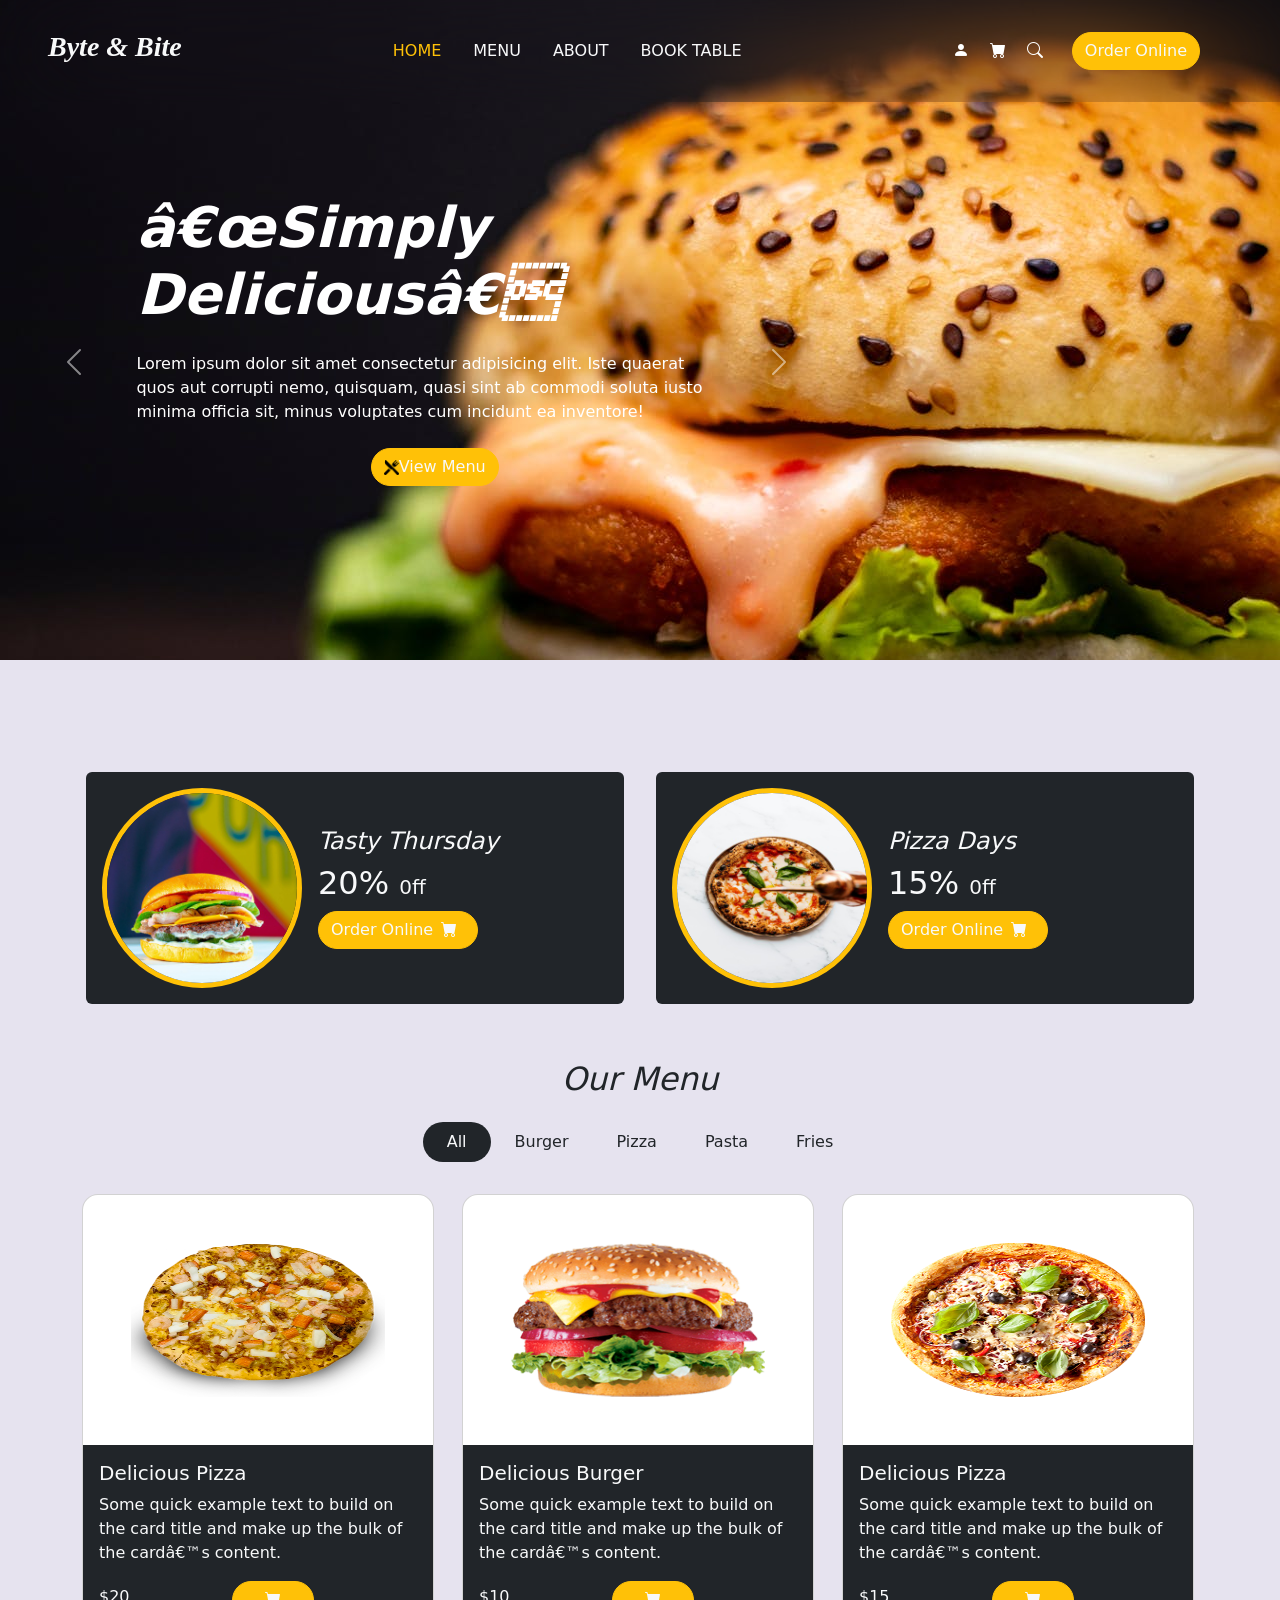
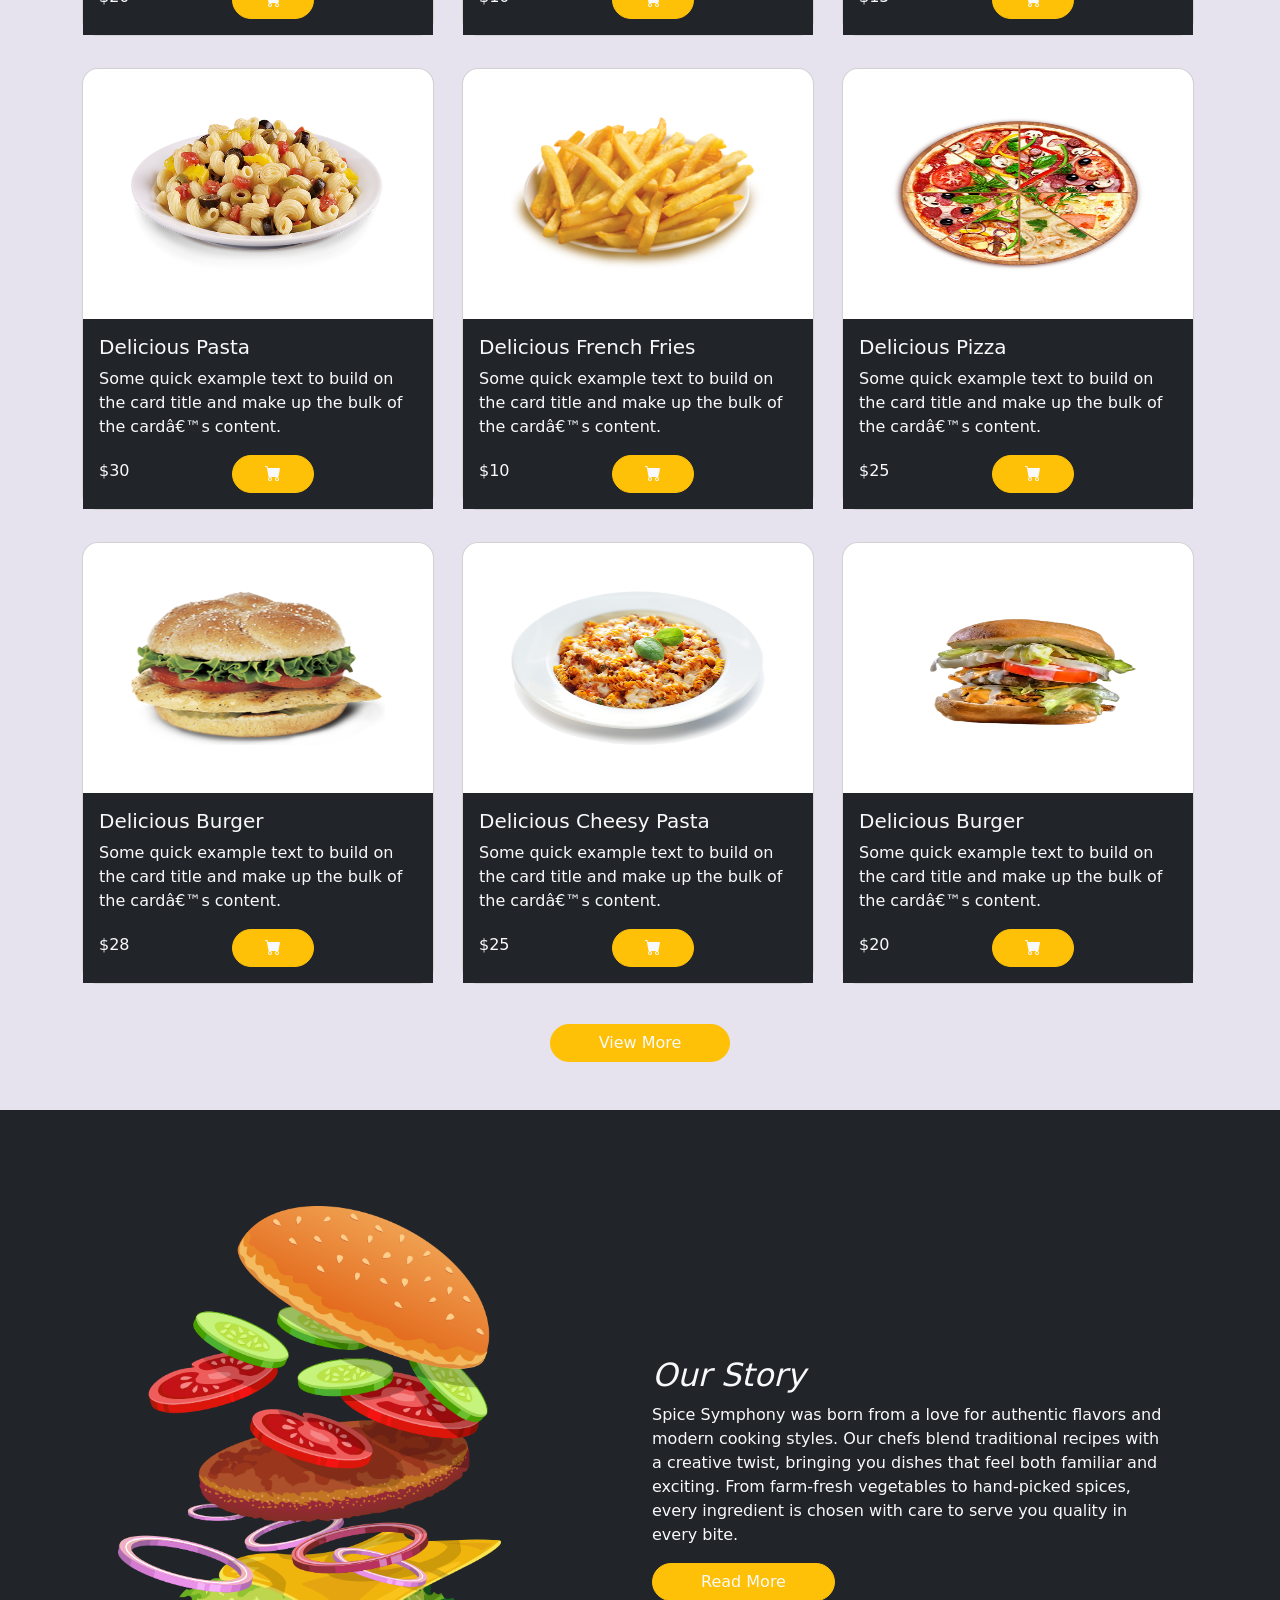
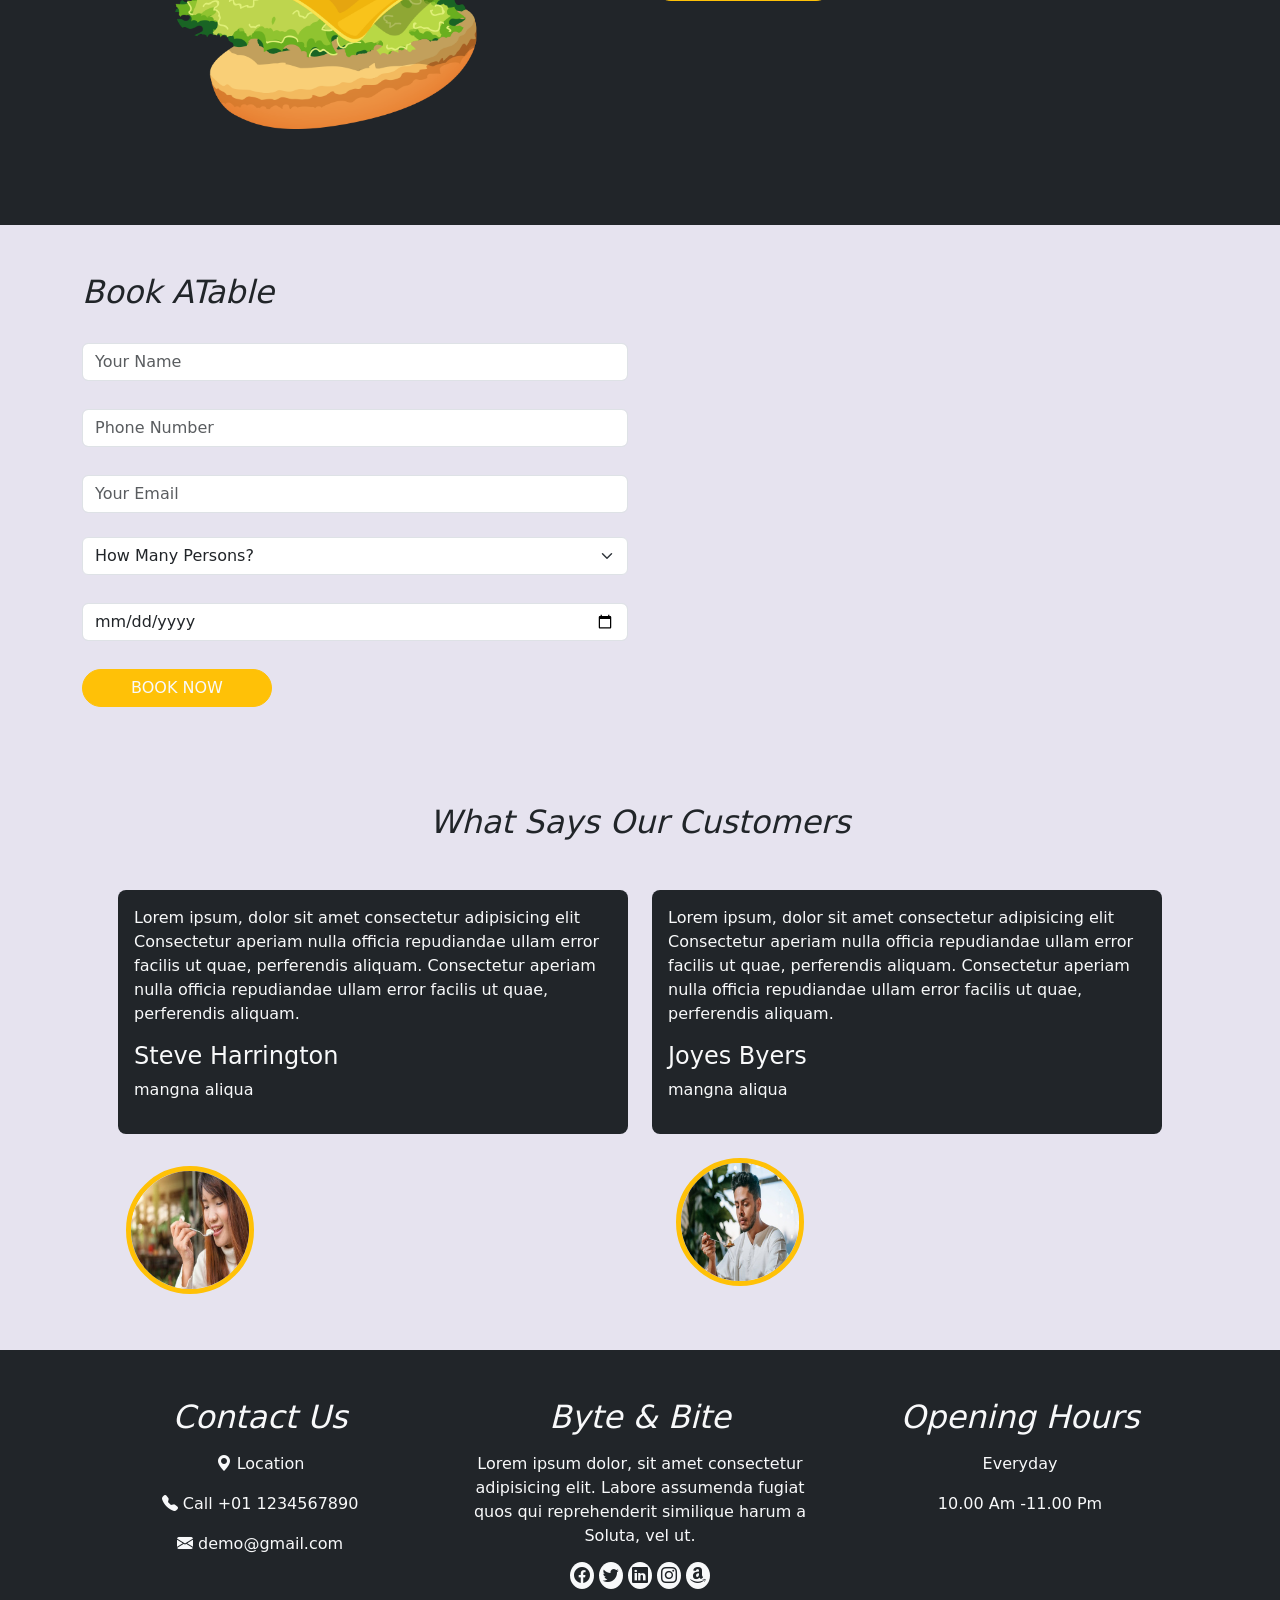
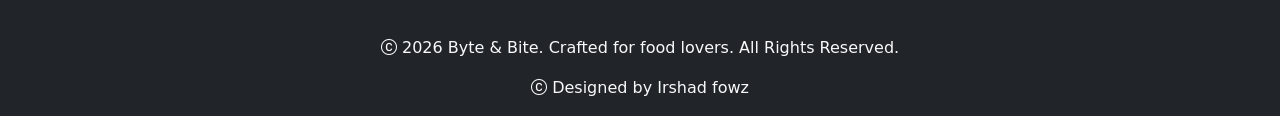
<file: index.html>
<!DOCTYPE html>
<html>
<head>
    <title>Byte & Bite</title>
    <meta name='viewport' content='width=device-width, initial-scale=1'>
    <link rel="stylesheet" href="style.css">
    <link rel="stylesheet" href="https://cdn.jsdelivr.net/npm/bootstrap-icons@1.13.1/font/bootstrap-icons.min.css">
    <link href="https://cdn.jsdelivr.net/npm/bootstrap@5.3.8/dist/css/bootstrap.min.css" rel="stylesheet" integrity="sha384-sRIl4kxILFvY47J16cr9ZwB07vP4J8+LH7qKQnuqkuIAvNWLzeN8tE5YBujZqJLB" crossorigin="anonymous">
    <link rel="icon" href="img/favicon.png">
</head>
<body style="background-color: rgb(230, 227, 239);">
                                <!-- first -->

<!-- Navbar     -->
    <div id="back" class="container-fulid">
     <nav id="na" class="navbar navbar-expand-lg text-center p-4 navbar-dark">
    <a class="navbar-brand text-light ms-4" href="#"><h3><i id="nme">Byte & Bite</i></h3></a>
    <button class=" navbar-toggler" type="button" data-bs-toggle="collapse" data-bs-target="#navbarSupportedContent" aria-controls="navbarSupportedContent" aria-expanded="false" aria-label="Toggle navigation">
      <span class="navbar-toggler-icon"></span>
    </button>
    <div class="collapse navbar-collapse justify-content-end" id="navbarSupportedContent">
      <ul class="navbar-nav mx-auto">
        <li class="nav-item">
          <a class="nav-link active px-3 text-warning" aria-current="page" href="index.html">HOME</a>
        </li>
        <li class="nav-item">
          <a class="nav-link text-light px-3 link-warning" href="pages/menu.html">MENU</a>
        </li>
        <li class="nav-item">
          <a class="nav-link text-light px-3 link-warning" href="pages/about.html">ABOUT</a>
        </li>
        <li class="nav-item">
          <a class="nav-link text-light px-3 link-warning" href="pages/book table.html">BOOK TABLE</a>
        </li>
    </ul>
    <div class="me-5 p-2">
       <i id="icn" class="px-2 bi bi-person-fill"></i> <i id="icn" class="px-2 bi bi-cart-fill"></i> <i id="icn" class="px-2 bi bi-search"></i>
   <button class="btn btn-warning rounded-pill  text-light ms-3"><a class="text-decoration-none text-light" href="pages/login.html">Order Online</a></button>
    </div>
  </div>
</nav>
<!--1st Carousel -->
 <div class="container-fluid">
    <div class="row">
        <div class="col-sm-12 col-md-8 col-lg-8">
            <div id="carouselExampleAutoplaying" class="carousel slide" data-bs-ride="carousel">
            <div class="carousel-inner">
              <div class="carousel-item active">
                <img style="height:520px;">
                 <div class="carousel-caption top-0  mt-4 d-block d-lg-inline-block d-md-inline-block d-sm-inline-block">
                  <h2 class="text-start display-4 fw-bolder mt-5"><i>“Simply Delicious”</i></h2>
                  <p class="text-start mt-4">Lorem ipsum dolor sit amet consectetur adipisicing elit. Iste quaerat quos aut corrupti nemo, quisquam,
                 quasi sint ab commodi soluta iusto minima officia sit, minus voluptates cum incidunt ea inventore!</p>
                  <button class="btn btn-warning rounded-pill mt-2 text-light ms-3"><img src="img/favicon.png" width="15px"><a class="text-decoration-none text-light" href="pages/menu.html">View Menu</a></button>
                </div>
              </div>
              
              <div class="carousel-item">
                <img style="height: 520px;">
                 <div class="carousel-caption top-0  mt-4 d-block d-lg-inline-block d-md-inline-block d-sm-inline-block">
                  <h2 class="text-start display-4 fw-bolder mt-5"><i>“Fresh & Flavorful”</i></h2>
                  <p class="text-start mt-4">Lorem ipsum dolor sit amet consectetur adipisicing elit. Iste quaerat quos aut corrupti nemo, quisquam,
                 quasi sint ab commodi soluta iusto minima officia sit, minus voluptates cum incidunt ea inventore!</p>
                  <button class="btn btn-warning rounded-pill mt-2 text-light ms-3"><img src="img/favicon.png" width="15px"><a class="text-decoration-none text-light" href="pages/menu.html">View Menu</a></button>
                </div>
              </div>

              <div class="carousel-item">
                <img style="height: 520px;">
                 <div class="carousel-caption top-0  mt-4 d-block d-lg-inline-block d-md-inline-block d-sm-inline-block">
                  <h2 class="text-start display-4 fw-bolder mt-5"><i>“Made with Love”</i></h2>
                  <p class="text-start mt-4">Lorem ipsum dolor sit amet consectetur adipisicing elit. Iste quaerat quos aut corrupti nemo, quisquam,
                 quasi sint ab commodi soluta iusto minima officia sit, minus voluptates cum incidunt ea inventore!</p>
                  <button class="btn btn-warning rounded-pill mt-2 text-light ms-3"><img src="img/favicon.png" width="15px"><a class="text-decoration-none text-light" href="pages/menu.html">View Menu</a></button>
                </div>
              </div>
            </div>

            <button class="carousel-control-prev" type="button" data-bs-target="#carouselExampleAutoplaying" data-bs-slide="prev">
              <span class="carousel-control-prev-icon" aria-hidden="true"></span>
              <span class="visually-hidden">Previous</span>
            </button>
            <button class="carousel-control-next" type="button" data-bs-target="#carouselExampleAutoplaying" data-bs-slide="next">
              <span class="carousel-control-next-icon" aria-hidden="true"></span>
              <span class="visually-hidden">Next</span>
            </button>
          </div>
        </div>
    </div>
 </div>
</div> <br> <br>

    <!-- Two div -->
    <div class="container-fluid">
        <div class="container mt-5 mb-3">
            <div class="row">
                <div id="showp" class="col-sm-12 col-md-12 col-lg-6 p-3">
                    <div class="container text-light rounded-2 d-flex bg-dark align-items-center p-3"> 
                        <div id="padd"><img id="showppp" class="rounded-circle  border border-5 border-warning" style="width: 200px;" src="img/off1.jpg"></div>
                       <div class="ms-3">
                          <h4><i>Tasty Thursday</i></h4>
                        <h2>20% <small class="fs-5">0ff</small></h2>
                        <button class="btn btn-warning rounded-pill text-light">Order Online<i id="icn" class="px-2 bi bi-cart-fill"></i></button>
                      </div>
                    </div>
                </div>
                <div id="showp"  class="col-sm-12 col-md-12 col-lg-6 p-3">
                    <div class="container text-light rounded-2 d-flex bg-dark align-items-center p-3">
                        <div id="padd"><img id="showppp" class="rounded-circle border border-5 border-warning"  style="width: 200px;" src="img/off2.jpg"></div>
                        <div class="ms-3">
                          <h4><i>Pizza Days</i></h4>
                        <h2>15% <small class="fs-5">0ff</small></h2>
                        <button class="btn btn-warning rounded-pill text-light">Order Online<i id="icn" class="px-2 bi bi-cart-fill"></i></button></div>
                    </div>
                </div>
            </div>
        </div>
<br> 
    <!-- Menu -->
     <div class="container">
      <h2 class="text-center"><i>Our Menu</i></h2>
      <ul class="nav justify-content-center mt-4 mb-3">
  <li class="nav-item">
    <a class="nav-link active bg-dark rounded-pill px-4 link-light " aria-current="page" href="#">All</a>
  </li>
  <li class="nav-item">
    <a id="colr" class="nav-link link-light px-4 text-dark" href="#">Burger</a>
  </li>
  <li class="nav-item">
    <a id="colr" class="nav-link link-light px-4 text-dark" href="#">Pizza</a>
  </li>
  <li class="nav-item">
    <a id="colr" class="nav-link link-light px-4 text-dark" href="#">Pasta</a>
  </li>
  <li class="nav-item">
    <a id="colr" class="nav-link link-light px-4 text-dark" href="#">Fries</a>
  </li>
</ul>
    </div>
  <div class="container">
    <div class="row">
<!-- row1 -->
      <div class="col-sm-12 col-md-6 col-lg-4 my-3">
      <div class="card rounded-4" style="width:22rem; border-bottom-left-radius: 50px;">
         <div id="pad"> <img id="food" src="img/f1.png" class="p-5 card-img-top" alt="..."></div>
        <div class="card-body bg-dark text-light">
        <h5 class="card-title">Delicious Pizza</h5>
        <p class="card-text">Some quick example text to build on the card title and make up the bulk of the card’s content.</p>
          <div class="d-flex align-items-center">
            <div>
              <h6>$20</h6>
            </div>
            <div class="mx-auto">
              <button class="px-4 btn btn-warning rounded-5 text-light"><i id="icn" class="px-2 bi bi-cart-fill"></i></button>
            </div> </div>
        </div>
        </div>
        </div>

        
        <div class="col-sm-12 col-md-6 col-lg-4 my-3">
      <div class="card rounded-4" style="width:22rem; border-bottom-left-radius: 50px;">
        <div id="pad"> <img id="food" src="img/f2.png" class="p-5 card-img-top" alt="..."></div>
        <div class="card-body bg-dark text-light">
        <h5 class="card-title">Delicious Burger</h5>
        <p class="card-text">Some quick example text to build on the card title and make up the bulk of the card’s content.</p>
          <div class="d-flex align-items-center">
            <div>
              <h6>$10</h6>
            </div>
            <div class="mx-auto">
              <button class="px-4 btn btn-warning rounded-5 text-light"><i id="icn" class="px-2 bi bi-cart-fill"></i></button>
            </div> </div>
        </div>
        </div>
        </div>

        <div class="col-sm-12 col-md-6 col-lg-4 my-3 ">
      <div class="card rounded-4" style="width:22rem; border-bottom-left-radius: 50px;">
         <div id="pad"> <img id="food" src="img/f3.png" class="p-5 card-img-top" alt="..."></div>
        <div class="card-body bg-dark text-light">
        <h5 class="card-title">Delicious Pizza</h5>
        <p class="card-text">Some quick example text to build on the card title and make up the bulk of the card’s content.</p>
          <div class="d-flex align-items-center">
            <div>
              <h6>$15</h6>
            </div>
            <div class="mx-auto">
              <button class="px-4 btn btn-warning rounded-5 text-light"><i id="icn" class="px-2 bi bi-cart-fill"></i></button>
            </div> </div>
        </div>
        </div>
        </div>
    </div>

    <div class="row">
<!-- row2 -->
      <div class="col-sm-12 col-md-6 col-lg-4 my-3 ">
      <div class="card rounded-4" style="width:22rem; border-bottom-left-radius: 50px;">
        <div id="pad"> <img id="food" src="img/f4.png" class="p-5 card-img-top" alt="..."></div>
        <div class="card-body bg-dark text-light">
        <h5 class="card-title">Delicious Pasta</h5>
        <p class="card-text">Some quick example text to build on the card title and make up the bulk of the card’s content.</p>
          <div id="pad" class="d-flex align-items-center">
            <div>
              <h6>$30</h6>
            </div>
            <div class="mx-auto">
              <button class="px-4 btn btn-warning rounded-5 text-light"><i id="icn" class="px-2 bi bi-cart-fill"></i></button>
            </div> </div>
        </div>
        </div>
        </div>

        <div class="col-sm-12 col-md-6 col-lg-4 my-3 ">
      <div class="card rounded-4" style="width:22rem; border-bottom-left-radius: 50px;">
         <div id="pad"> <img id="food" src="img/f5.png" class="p-5 card-img-top" alt="..."></div>
        <div class="card-body bg-dark text-light">
        <h5 class="card-title">Delicious French Fries</h5>
        <p class="card-text">Some quick example text to build on the card title and make up the bulk of the card’s content.</p>
          <div class="d-flex align-items-center">
            <div>
              <h6>$10</h6>
            </div>
            <div class="mx-auto">
              <button class="px-4 btn btn-warning rounded-5 text-light"><i id="icn" class="px-2 bi bi-cart-fill"></i></button>
            </div> </div>
        </div>
        </div>
        </div>

        <div class="col-sm-12 col-md-6 col-lg-4 my-3 ">
      <div class="card rounded-4" style="width:22rem; border-bottom-left-radius: 50px;">
         <div id="pad"> <img id="food" src="img/f6.png" class="p-5 card-img-top" alt="..."></div>
        <div class="card-body bg-dark text-light">
        <h5 class="card-title">Delicious Pizza</h5>
        <p class="card-text">Some quick example text to build on the card title and make up the bulk of the card’s content.</p>
          <div class="d-flex align-items-center">
            <div>
              <h6>$25</h6>
            </div>
            <div class="mx-auto">
              <button class="px-4 btn btn-warning rounded-5 text-light"><i id="icn" class="px-2 bi bi-cart-fill"></i></button>
            </div> </div>
        </div>
        </div>
        </div>
    </div>   
    
    <div class="row">
<!-- row3 -->
      <div class="col-sm-12 col-md-6 col-lg-4 my-3 ">
      <div  class="card rounded-4" style="width:22rem; border-bottom-left-radius: 50px;">
         <div id="pad"> <img id="food" src="img/f8.png" class="p-5 card-img-top" alt="..."></div>
        <div class="card-body bg-dark text-light">
        <h5 class="card-title">Delicious Burger</h5>
        <p class="card-text">Some quick example text to build on the card title and make up the bulk of the card’s content.</p>
          <div class="d-flex align-items-center">
            <div>
              <h6>$28</h6>
            </div>
            <div class="mx-auto">
              <button class="px-4 btn btn-warning rounded-5 text-light"><i id="icn" class="px-2 bi bi-cart-fill"></i></button>
            </div> </div>
        </div>
        </div>
        </div>


      <div class="col-sm-12 col-md-6 col-lg-4 my-3 ">
      <div class="card rounded-4" style="width:22rem;  border-bottom-left-radius: 50px;">
         <div id="pad"> <img id="food" src="img/f9.png" class="p-5 card-img-top" alt="..."></div>
        <div class="card-body bg-dark text-light">
        <h5 class="card-title">Delicious Cheesy Pasta</h5>
        <p class="card-text">Some quick example text to build on the card title and make up the bulk of the card’s content.</p>
          <div class="d-flex align-items-center">
            <div>
              <h6>$25</h6>
            </div>
            <div class="mx-auto">
              <button class="px-4 btn btn-warning rounded-5 text-light"><i id="icn" class="px-2 bi bi-cart-fill"></i></button>
            </div> </div>
        </div>
        </div>
        </div>

      <div class="col-sm-12 col-md-6 col-lg-4 my-3">
      <div class="card rounded-4" style="width:22rem; border-bottom-left-radius: 50px;">
       <div id="pad"> <img id="food" src="img/f.png" class="p-5 card-img-top" alt="..."></div>
        <div class="card-body bg-dark text-light">
        <h5 class="card-title">Delicious Burger</h5>
        <p class="card-text">Some quick example text to build on the card title and make up the bulk of the card’s content.</p>
          <div class="d-flex align-items-center">
            <div>
              <h6>$20</h6>
            </div>
            <div class="mx-auto">
              <button class="px-4 btn btn-warning rounded-5 text-light"><i id="icn" class="px-2 bi bi-cart-fill"></i></button>
            </div> </div>
        </div>
        </div>
        </div>
  </div>
  </div>
      <div class="d-flex justify-content-center mt-4">
        <button class="btn btn-warning rounded-pill text-light px-5"><a class="text-decoration-none text-light" href="pages/menu.html">View More</a></button></div>
      </div>
</div>


<!-- About -->
 <div class="container-fluid bg-dark mt-5 mb-5 p-5">
    <div class="container p-5">
      <div class="row">
        <div class="col-sm-12 col-md-6 col-lg-6">
          <img class="w-75" src="img/about-img.png" alt="">
        </div>
        <div class="col-sm-12 col-md-6 col-lg-6 text-light">
          <div style="margin-top: 150px;">
            <h2 ><i>Our Story</i></h2>
            <p>Spice Symphony was born from a love for authentic flavors and modern cooking styles. Our chefs blend traditional recipes with a creative twist, bringing you dishes that feel both familiar and exciting. From farm-fresh vegetables to hand-picked spices, every ingredient is chosen with care to serve you quality in every bite.</p>
            <button class="px-5 btn btn-warning rounded-5 text-light"><a class="text-decoration-none text-light" href="pages/about.html">Read More</a></button>
          </div>
        </div>
      </div>
    </div>
 </div>


<!-- Map -->
 <div class="container-fluid">
<div class="container mt-5 mb-5">
  <h2><i>Book ATable</i></h2>
  <div class="row">
    <div class="col-sm-12 col-md-6 col-lg-6">
      <form>
  <div class="mb-1">
    <label for="exampleInputEmail1" class="form-label"></label>
    <input type="text" placeholder="Your Name" class="form-control" id="exampleInputEmail1" aria-describedby="emailHelp">
    <div id="emailHelp" class="form-text"></div>
  </div>
  <div class="mb-1">
    <label for="exampleInputPassword1" class="form-label"></label>
    <input type="tel" placeholder="Phone Number" class="form-control" id="exampleInputPassword1">
  </div>
  <div class="mb-1">
    <label for="exampleInputEmail2" class="form-label"></label>
    <input type="email" placeholder="Your Email" class="form-control" id="exampleInputEmail2" aria-describedby="emailHelp">
    <div id="emailHelp" class="form-text"></div>
  </div>
  <div class="mb-1 mt-4">
    <select class="form-select" required>
      <option value="">How Many Persons?</option>
        <option>2</option>
        <option>3</option>
        <option>4</option>
    </select>
  </div>
  <div class="mb-1">
    <label for="exampleInputEmail3" class="form-label"></label>
    <input type="date" placeholder="" class="form-control" id="exampleInputEmail3" aria-describedby="emailHelp">
    <div id="emailHelp" class="form-text"></div>
  </div>
  <button class="mt-4 px-5 btn btn-warning rounded-5 text-light">BOOK NOW</button>
</form>
    </div>

    <div class="col-sm-12 col-md-6 col-lg-6 mt-4">
      <iframe class="rounded-3"src="https://www.google.com/maps/embed?pb=ac3wQBRWLTEr2qZw6" frameborder="0" width="390" height="305" allowfullscreen="" loading="lazy"></iframe>
    </div>
  </div>
</div>
</div>


<!--2nd carousel -->
  <div class="container-fluid">
    <div class="container p-5">
      <h2 class="text-center mb-5"><i>What Says Our Customers</i></h2>
      <div class="row">
        <div class="col-12">
           <div id="#carouselExampleRide" class="carousel slide" data-bs-ride="carousel">
  <div class="carousel-inner">
    <div class="carousel-item active">
      <div class="row">
        <div class="col-sm-12 col-md-6 col-lg-6">
          <div class="container bg-dark text-light p-3 rounded-3">
            <p>Lorem ipsum, dolor sit amet consectetur adipisicing elit
             Consectetur aperiam nulla officia repudiandae ullam error facilis ut quae, perferendis aliquam.
              Consectetur aperiam nulla officia repudiandae ullam error facilis ut quae, perferendis aliquam.</p>
             <h4>Steve Harrington</h4>
             <p>mangna aliqua</p>
          </div>
            <div class="mt-4"><img  class="rounded-circle  border border-5 border-warning w-25 ms-2 my-2" src="img/client4.jpg" alt=""></div>
        </div>
        <div class="col-sm-12 col-md-6 col-lg-6">
          <div class="container bg-dark text-light p-3 rounded-3">
            <p>Lorem ipsum, dolor sit amet consectetur adipisicing elit
             Consectetur aperiam nulla officia repudiandae ullam error facilis ut quae, perferendis aliquam.
              Consectetur aperiam nulla officia repudiandae ullam error facilis ut quae, perferendis aliquam.</p>
             <h4>Joyes Byers</h4>
             <p>mangna aliqua</p>
          </div>
             <div class="mt-4"><img  class="rounded-circle  border border-5 border-warning w-25 ms-4" src="img/client3.jpg" alt=""></div>
        </div>
      </div>
    </div>

    <div class="carousel-item">
     <div class="row">
        <div class="col-sm-12 col-md-6 col-lg-6">
          <div class="container bg-dark text-light p-3 rounded-3">
            <p>Lorem ipsum, dolor sit amet consectetur adipisicing elit
             Consectetur aperiam nulla officia repudiandae ullam error facilis ut quae, perferendis aliquam.
              Consectetur aperiam nulla officia repudiandae ullam error facilis ut quae, perferendis aliquam.</p>
             <h4>Mike Wheeler</h4>
             <p>mangna aliqua</p>
          </div>
            <div class="mt-4"><img  class="rounded-circle  border border-5 border-warning w-25 ms-2 my-2" src="img/client2.jpg" alt=""></div>
        </div>
        <div class="col-sm-12 col-md-6 col-lg-6col-6">
          <div class="container bg-dark text-light p-3 rounded-3">
            <p>Lorem ipsum, dolor sit amet consectetur adipisicing elit
             Consectetur aperiam nulla officia repudiandae ullam error facilis ut quae, perferendis aliquam.
              Consectetur aperiam nulla officia repudiandae ullam error facilis ut quae, perferendis aliquam.</p>
             <h4>Max Mayfield</h4>
             <p>mangna aliqua</p>
          </div>
             <div class="mt-4"><img  class="rounded-circle  border border-5 border-warning w-25 ms-4" src="img/client1.jpg" alt=""></div>
        </div>
      </div>
    </div>
  
  </div>
  <button class="carousel-control-prev" type="button" data-bs-target="#carouselExampleRide" data-bs-slide="prev">
    <span class="carousel-control-prev" aria-hidden="true"></span>
    <span class="visually-hidden">Previous</span>
  </button>
  <button class="carousel-control-next" type="button" data-bs-target="##carouselExampleRide" data-bs-slide="next">
    <span class="carousel-control-next" aria-hidden="true"></span>
    <span class="visually-hidden">Next</span>
  </button>
</div>
        </div>
      </div>
    </div>
  </div>


<!-- footer -->
 <footer class="container-fluid bg-dark text-light text-center">
  <div class="container">
    <div class="row">
        <div class="col-sm-12 col-md-4 col-lg-4 mt-5">
          <h2 class="mb-3"><i>Contact Us</i></h2>
          <p><i class="bi bi-geo-alt-fill"></i> Location</p>
          <p><i class="bi bi-telephone-fill"></i> Call +01 1234567890</p>
          <p><i class="bi bi-envelope-fill"></i> demo@gmail.com</p>
        </div>
        <div class="col-sm-12 col-md-4 col-lg-4 mt-5">
          <h2 class="mb-3"><i>Byte & Bite</i></h2>
          <p>Lorem ipsum dolor, sit amet consectetur adipisicing elit.
           Labore assumenda fugiat quos qui reprehenderit similique harum a Soluta, vel ut.</p>
           <span><i class="p-1 bi bi-facebook bg-light rounded-circle text-dark"></i> <i class="p-1 bi bi-twitter bg-light rounded-circle text-dark"></i> <i class="p-1 bi bi-linkedin bg-light rounded-circle text-dark"></i>
                  <i class="p-1 bi bi-instagram bg-light rounded-circle text-dark"></i> <i class="p-1 bi bi-amazon bg-light rounded-circle text-dark"></i></span>
        </div>
        <div class="col-sm-12 col-md-4 col-lg-4 mt-5">
          <h2 class="mb-3"><i>Opening Hours</i></h2>
          <p>Everyday</p>
          <p>10.00 Am -11.00 Pm</p>
        </div>
    </div>
    <div class="row mt-5">
      <div class="col-12">
        <p><i class="bi bi-c-circle"></i> 2026 Byte & Bite. Crafted for food lovers. All Rights Reserved.</p>
        <p><i class="bi bi-c-circle"></i> Designed by Irshad fowz</p>
      </div>
    </div>
  </div>
 </footer>

    <script src="https://cdn.jsdelivr.net/npm/bootstrap@5.3.8/dist/js/bootstrap.bundle.min.js" integrity="sha384-FKyoEForCGlyvwx9Hj09JcYn3nv7wiPVlz7YYwJrWVcXK/BmnVDxM+D2scQbITxI" crossorigin="anonymous"></script>
</body>
</html>
</file>
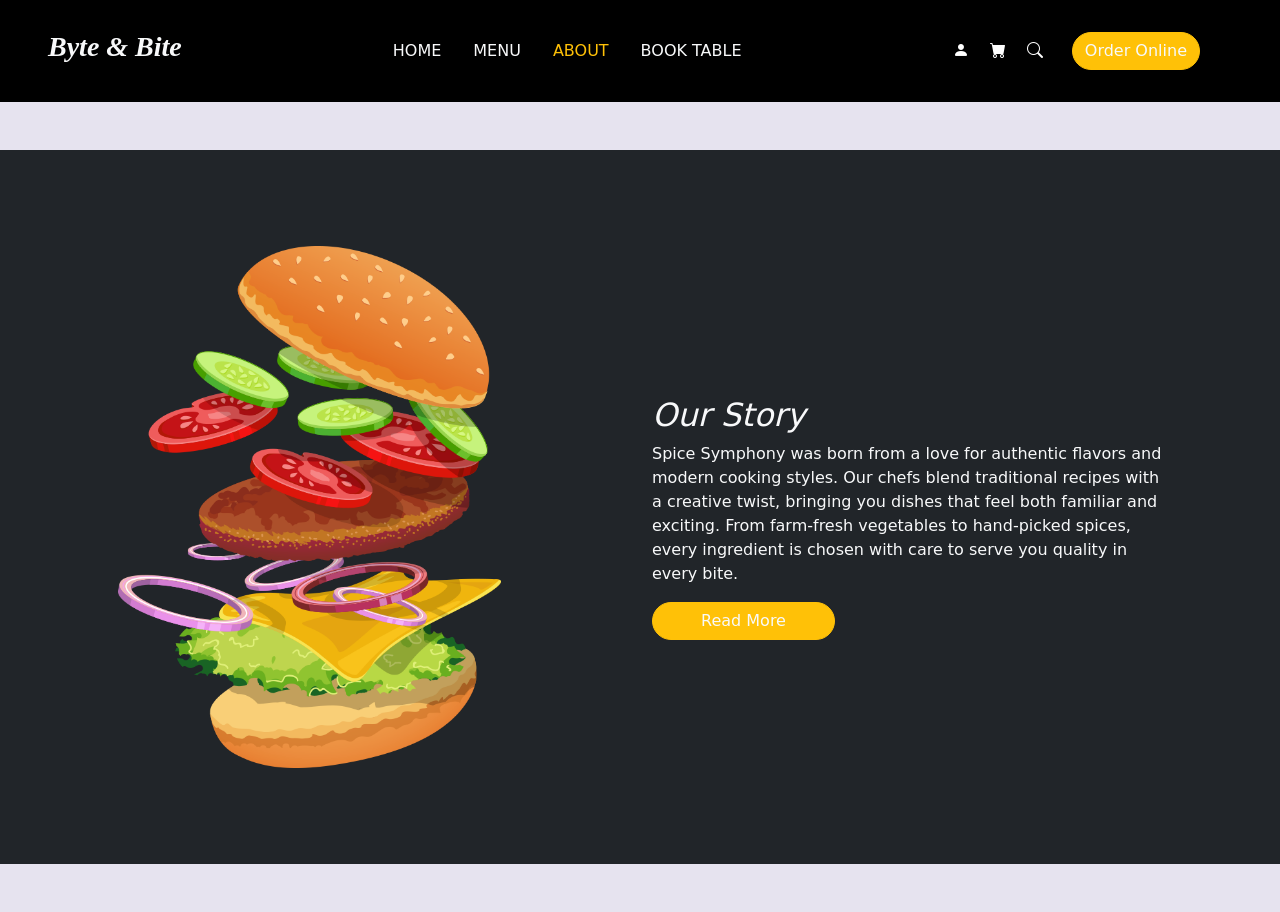
<file: pages/about.html>
<!DOCTYPE html>
<html>
<head>
    <title>Byte & Bite</title>
    <meta name='viewport' content='width=device-width, initial-scale=1'>
    <link rel="stylesheet" href="../style.css">
    <link rel="stylesheet" href="https://cdn.jsdelivr.net/npm/bootstrap-icons@1.13.1/font/bootstrap-icons.min.css">
    <link href="https://cdn.jsdelivr.net/npm/bootstrap@5.3.8/dist/css/bootstrap.min.css" rel="stylesheet" integrity="sha384-sRIl4kxILFvY47J16cr9ZwB07vP4J8+LH7qKQnuqkuIAvNWLzeN8tE5YBujZqJLB" crossorigin="anonymous">
    <link rel="icon" href="../img/favicon.png">
</head>
<style>
    #icn{
        color: white;
    }
</style>
<body style="background-color: rgb(230, 227, 239);">
      <div class="container-fulid">
       <nav id="na" class="navbar navbar-expand-lg text-center p-4 navbar-dark bg-black">
    <a class="navbar-brand text-light ms-4" href="#"><h3><i id="nme">Byte & Bite</i></h3></a>
    <button class=" navbar-toggler" type="button" data-bs-toggle="collapse" data-bs-target="#navbarSupportedContent" aria-controls="navbarSupportedContent" aria-expanded="false" aria-label="Toggle navigation">
      <span class="navbar-toggler-icon"></span>
    </button>
    <div class="collapse navbar-collapse justify-content-end" id="navbarSupportedContent">
      <ul class="navbar-nav mx-auto">
        <li class="nav-item">
          <a class="nav-link px-3 text-light text-warning" href="../index.html">HOME</a>
        </li>
        <li class="nav-item">
          <a class="nav-link px-3 text-light text-warning"  href="menu.html">MENU</a>
        </li>
        <li class="nav-item">
          <a class="nav-link active px-3 text-warning" aria-current="page" href="about.html">ABOUT</a>
        </li>
        <li class="nav-item">
          <a class="nav-link text-light px-3 link-warning" href="book table.html">BOOK TABLE</a>
        </li>
    </ul>
    <div class="me-5 p-2">
       <i id="icn" class="px-2 bi bi-person-fill"></i> <i id="icn" class="px-2 bi bi-cart-fill"></i> <i id="icn" class="px-2 bi bi-search"></i>
   <button class="btn btn-warning rounded-pill  text-light ms-3"><a class="text-decoration-none text-light" href="login.html">Order Online</button>
    </div>
  </div>
</nav> </div>

    <div class="container-fluid bg-dark mt-5 mb-5 p-5">
    <div class="container p-5">
      <div class="row">
        <div class="col-sm-12 col-md-6 col-lg-6">
          <img class="w-75" src="../img/about-img.png" alt="">
        </div>
        <div class="col-sm-12 col-md-6 col-lg-6 text-light">
          <div style="margin-top: 150px;">
            <h2 ><i>Our Story</i></h2>
            <p>Spice Symphony was born from a love for authentic flavors and modern cooking styles. Our chefs blend traditional recipes with a creative twist, bringing you dishes that feel both familiar and exciting. From farm-fresh vegetables to hand-picked spices, every ingredient is chosen with care to serve you quality in every bite.</p>
            <button class="px-5 btn btn-warning rounded-5 text-light">Read More</button>
          </div>
        </div>
      </div>
    </div>
 </div>

 <script src="https://cdn.jsdelivr.net/npm/bootstrap@5.3.8/dist/js/bootstrap.bundle.min.js" integrity="sha384-FKyoEForCGlyvwx9Hj09JcYn3nv7wiPVlz7YYwJrWVcXK/BmnVDxM+D2scQbITxI" crossorigin="anonymous"></script>
</body>
</html>
</file>
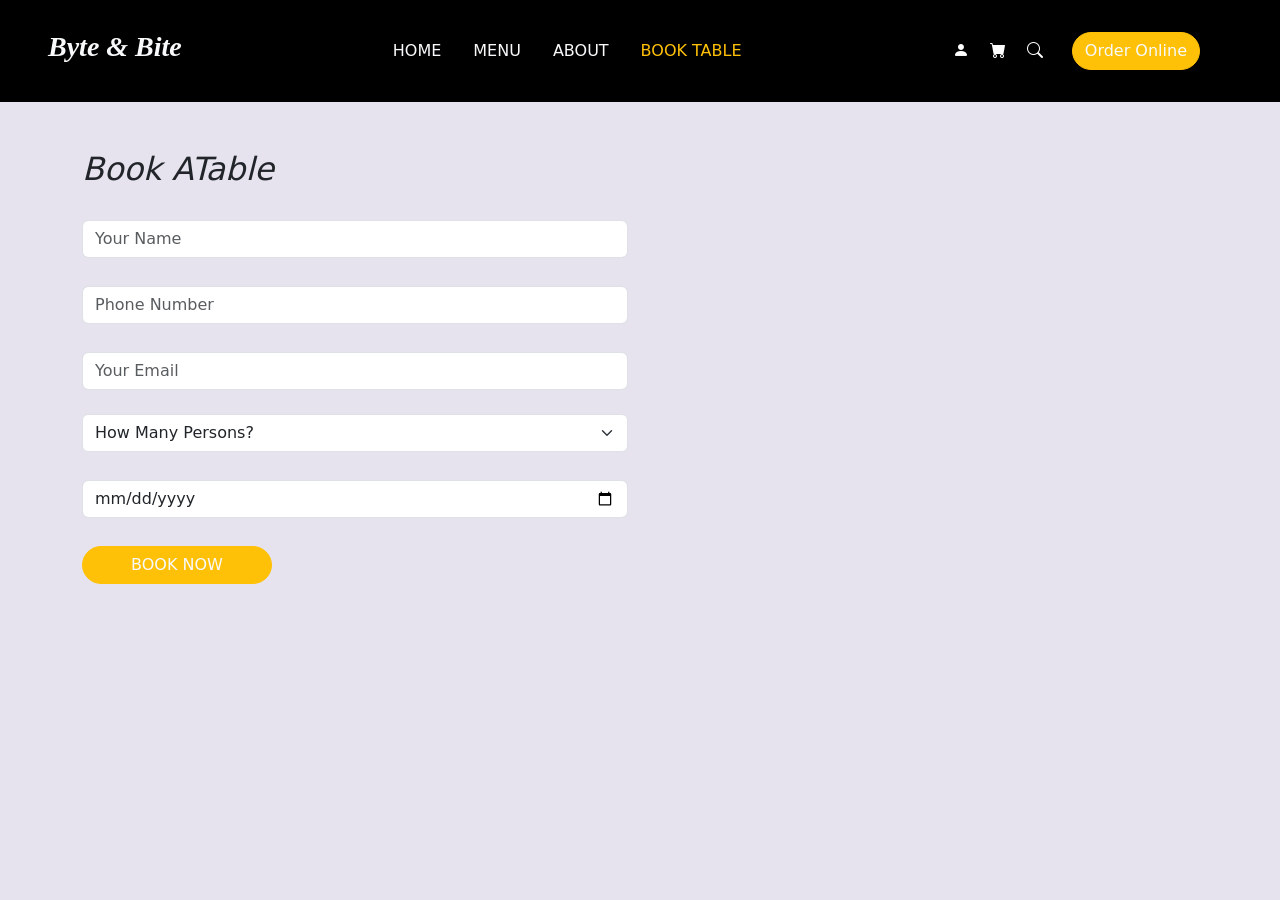
<file: pages/book table.html>
<!DOCTYPE html>
<html>
<head>
    <title>Byte & Bite</title>
    <meta name='viewport' content='width=device-width, initial-scale=1'>
    <link rel="stylesheet" href="../style.css">
    <link rel="stylesheet" href="https://cdn.jsdelivr.net/npm/bootstrap-icons@1.13.1/font/bootstrap-icons.min.css">
    <link href="https://cdn.jsdelivr.net/npm/bootstrap@5.3.8/dist/css/bootstrap.min.css" rel="stylesheet" integrity="sha384-sRIl4kxILFvY47J16cr9ZwB07vP4J8+LH7qKQnuqkuIAvNWLzeN8tE5YBujZqJLB" crossorigin="anonymous">
    <link rel="icon" href="../img/favicon.png">
</head>
<style>
    #icn{
        color: white;
    }
</style>
<body style="background-color: rgb(230, 227, 239);">
      <div class="container-fulid">
      <nav id="na" class="navbar navbar-expand-lg text-center p-4 navbar-dark bg-black">
    <a class="navbar-brand text-light ms-4" href="#"><h3><i id="nme">Byte & Bite</i></h3></a>
    <button class=" navbar-toggler" type="button" data-bs-toggle="collapse" data-bs-target="#navbarSupportedContent" aria-controls="navbarSupportedContent" aria-expanded="false" aria-label="Toggle navigation">
      <span class="navbar-toggler-icon"></span>
    </button>
    <div class="collapse navbar-collapse justify-content-end" id="navbarSupportedContent">
      <ul class="navbar-nav mx-auto">
        <li class="nav-item">
          <a class="nav-link px-3 text-light text-warning" href="../index.html">HOME</a>
        </li>
        <li class="nav-item">
          <a class="nav-link  px-3 text-light text-warning"  href="menu.html">MENU</a>
        </li>
        <li class="nav-item">
          <a class="nav-link text-light px-3 link-warning" href="about.html">ABOUT</a>
        </li>
        <li class="nav-item">
          <a class="nav-link  active px-3 text-warning" aria-current="page" href="book table.html">BOOK TABLE</a>
        </li>
    </ul>
    <div class="me-5 p-2">
       <i id="icn" class="px-2 bi bi-person-fill"></i> <i id="icn" class="px-2 bi bi-cart-fill"></i> <i id="icn" class="px-2 bi bi-search"></i>
   <button class="btn btn-warning rounded-pill  text-light ms-3"><a class="text-decoration-none text-light" href="login.html">Order Online</a></button>
    </div>
  </div>
</nav> </div>

    <div class="container-fluid">
<div class="container mt-5 mb-5">
  <h2><i>Book ATable</i></h2>
  <div class="row">
    <div class="col-sm-12 col-md-6 col-lg-6">
      <form>
  <div class="mb-1">
    <label for="exampleInputEmail1" class="form-label"></label>
    <input type="text" placeholder="Your Name" class="form-control" id="exampleInputEmail1" aria-describedby="emailHelp">
    <div id="emailHelp" class="form-text"></div>
  </div>
  <div class="mb-1">
    <label for="exampleInputPassword1" class="form-label"></label>
    <input type="tel" placeholder="Phone Number" class="form-control" id="exampleInputPassword1">
  </div>
  <div class="mb-1">
    <label for="exampleInputEmail2" class="form-label"></label>
    <input type="email" placeholder="Your Email" class="form-control" id="exampleInputEmail2" aria-describedby="emailHelp">
    <div id="emailHelp" class="form-text"></div>
  </div>
  <div class="mb-1 mt-4">
    <select class="form-select" required>
      <option value="">How Many Persons?</option>
        <option>2</option>
        <option>3</option>
        <option>4</option>
    </select>
  </div>
  <div class="mb-1">
    <label for="exampleInputEmail3" class="form-label"></label>
    <input type="date" placeholder="" class="form-control" id="exampleInputEmail3" aria-describedby="emailHelp">
    <div id="emailHelp" class="form-text"></div>
  </div>
  <button class="mt-4 px-5 btn btn-warning rounded-5 text-light"><a class="text-decoration-none text-light" href="login.html">BOOK NOW </a></button>
</form>
    </div>

    <div class="col-sm-12 col-md-6 col-lg-6 mt-4">
      <iframe class="rounded-3"src="https://www.google.com/maps/embed?pb=ac3wQBRWLTEr2qZw6" frameborder="0" width="390" height="310" allowfullscreen="" loading="lazy"></iframe>
    </div>
  </div>
</div>
</div>

<script src="https://cdn.jsdelivr.net/npm/bootstrap@5.3.8/dist/js/bootstrap.bundle.min.js" integrity="sha384-FKyoEForCGlyvwx9Hj09JcYn3nv7wiPVlz7YYwJrWVcXK/BmnVDxM+D2scQbITxI" crossorigin="anonymous"></script>
</body>
</html>
</file>
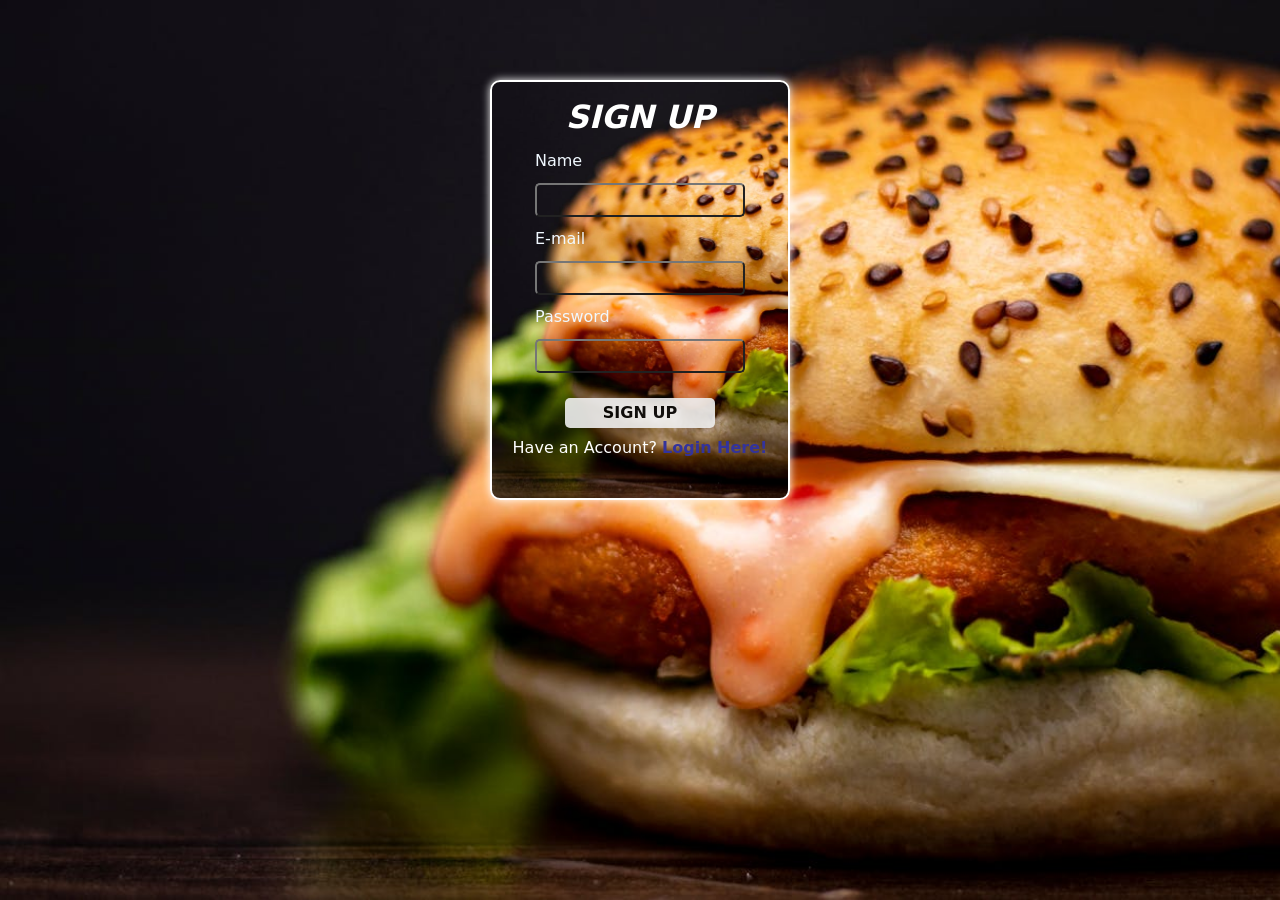
<file: pages/login.html>
<!DOCTYPE html>
<html>
<head>
   <title>Byte & Bite</title>
    <meta name='viewport' content='width=device-width, initial-scale=1'>
    <link rel="stylesheet" href="../style.css">
    <link rel="stylesheet" href="https://cdn.jsdelivr.net/npm/bootstrap-icons@1.13.1/font/bootstrap-icons.min.css">
    <link href="https://cdn.jsdelivr.net/npm/bootstrap@5.3.8/dist/css/bootstrap.min.css" rel="stylesheet" integrity="sha384-sRIl4kxILFvY47J16cr9ZwB07vP4J8+LH7qKQnuqkuIAvNWLzeN8tE5YBujZqJLB" crossorigin="anonymous">
    <link rel="icon" href="../img/favicon.png">

    <style>
        body{
            background-image: url(../img/hero-bg.jpg);
            background-repeat: no-repeat;
            background-size: cover;
            background-attachment:fixed;
            background-position: center;
            /* backdrop-filter: blur(3px); */
        }
        #container{
            border: solid white 2px;
            display:inline-block;
            background-image:url(../img/hero-bg.jpg) ;
            background-repeat: no-repeat;
            background-size: cover;
            background-attachment:scroll;
            background-position: center;
            margin: 80px;
            height: 420px;
            width: 300px;
            border-radius: 10px;
            box-shadow: 0 0 8px white;
        } 
        h2{
            color:white;
            font-weight:bold;
            font-style: italic;
            
        }
        h1:hover{
            border-bottom: 1px dashed white;
            transition: 0.3s ease-in-out;
            cursor: context-menu;
        }
        td{
            color: aliceblue;
            display: flex;
            padding: 5px;
        }
        input{
            border-radius: 5px;
            background-color: transparent;
            border:transparent white;
            border-style: outset;
            padding: 3px;
        }
        input:hover{
            background-color: whitesmoke;
            transition: 0.1s ease-in;
            cursor:context-menu;
        }
        button{
            position: relative;
            top: 20px;
            border-radius: 5px;
            border: transparent;
            padding: 3px;
            font-weight: bold;
            cursor: pointer;
        }
        button{
             width:150px;
             transition: width 0.5s ease-in-out;
             opacity: 0.9;
        }
        button:focus{
            width:100px;
             background-color:rgb(215, 211, 211);
             color: rgb(96, 193, 96);
        }
        h3{
            position: relative;
            top: 30px;
            color: white;
            font-size: medium;
        }
        a{
            font-weight:bolder;
            text-decoration: none;
            color: black;
        }
        a:hover{
            color: rgb(52, 50, 50);
            transition: 0.1s ease-in;
        }
        #oops{
            color: rgb(51, 51, 156);
        }
        #oops:hover{
            color: rgb(25, 25, 84);
            transition: 0.2s ease-in;
        }
    </style>
</head>
<body>
    <center>
  <div class="container">
    <div class="row">
        <div class="col-sm-12 col-md-12 col-lg-12">
            <div id="container">
            <h2 class="mt-3">SIGN UP</h2>
            <form>
                <table>
                    <tr>
                        <td>Name</td> <td><input type="text"></td>
                    </tr>
        
                    <tr>
                        <td>E-mail</td> <td><input type="email"></td>
                    </tr>
        
                    <tr>
                        <td>Password</td> <td><input type="password"></td>
                    </tr>
                </table>
            </form>
                    <button><a href="../index.html">SIGN UP</a></button>
                <h3>Have an Account? <a id="oops" href="oops.html">Login Here!</a></h3>
            </div>    
        </div>
      </div>   
    </div>
  </div>
    </center>


</body>
</html>
</file>
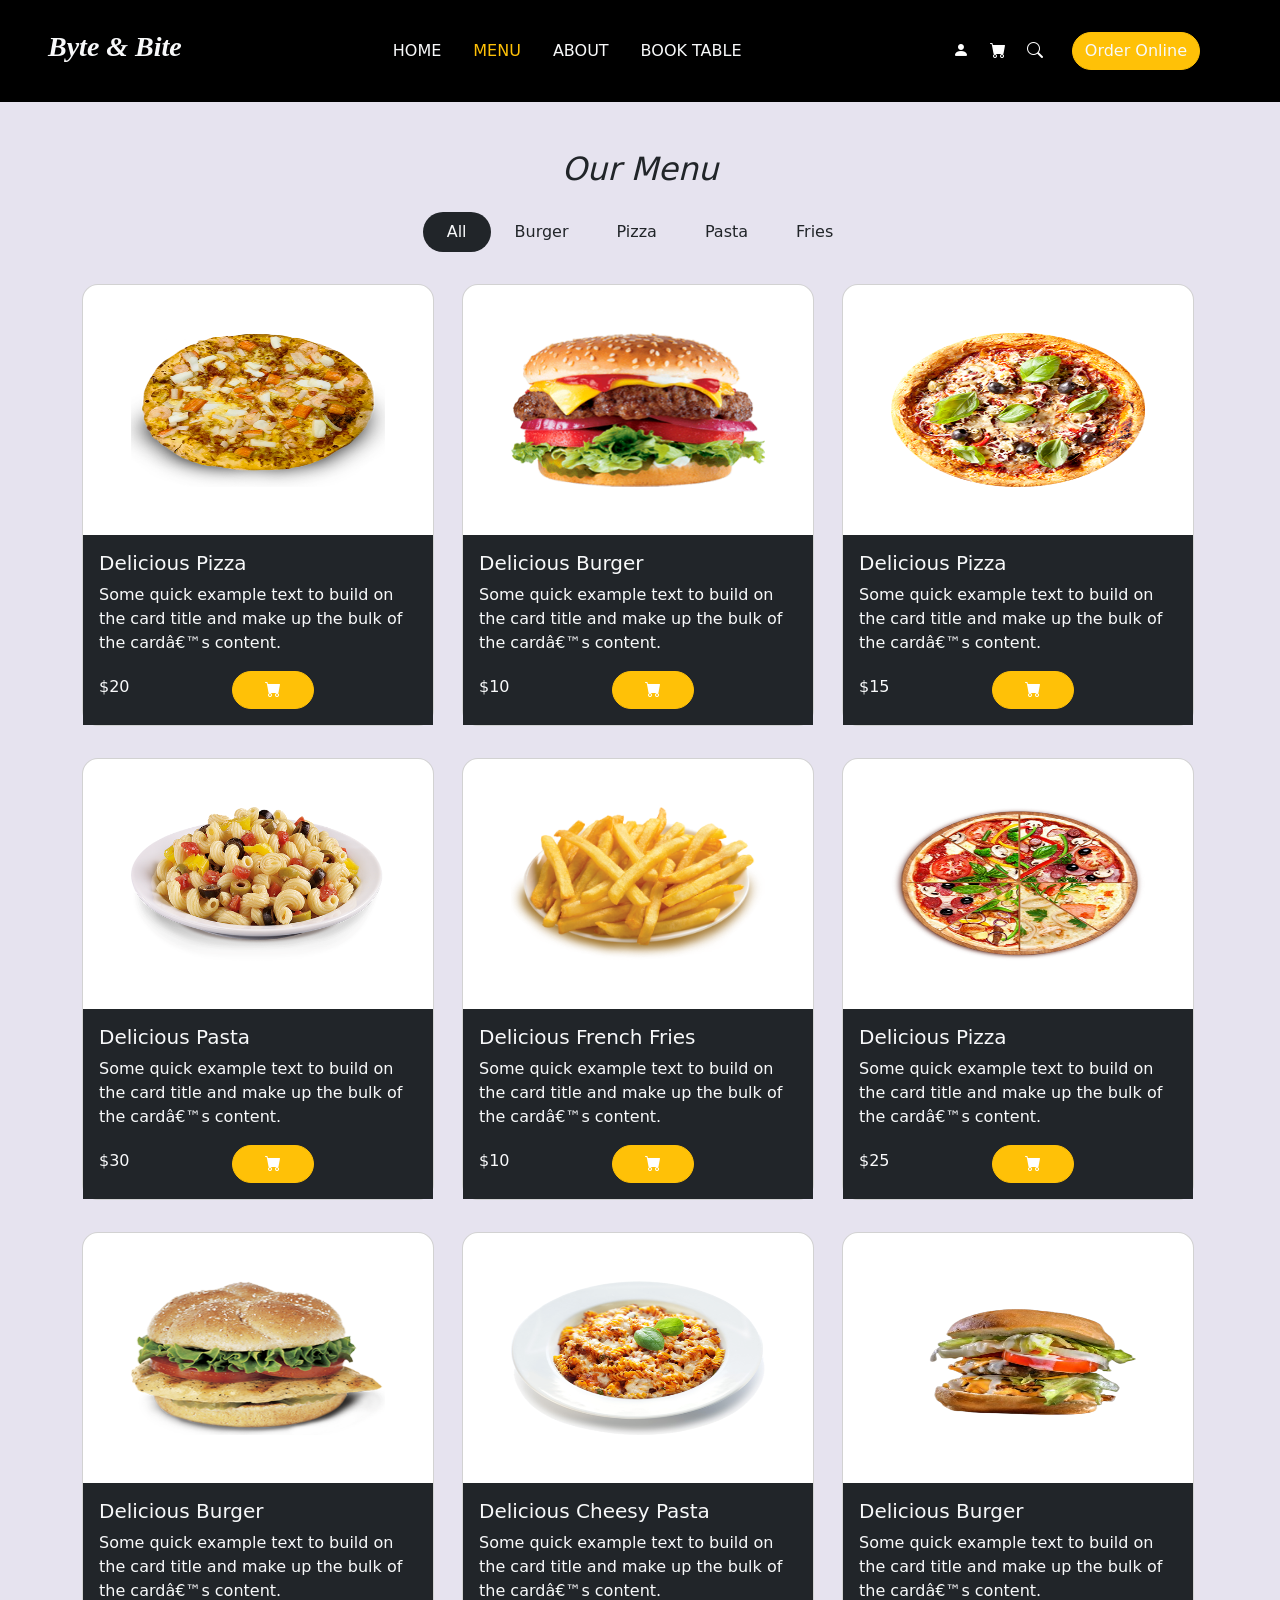
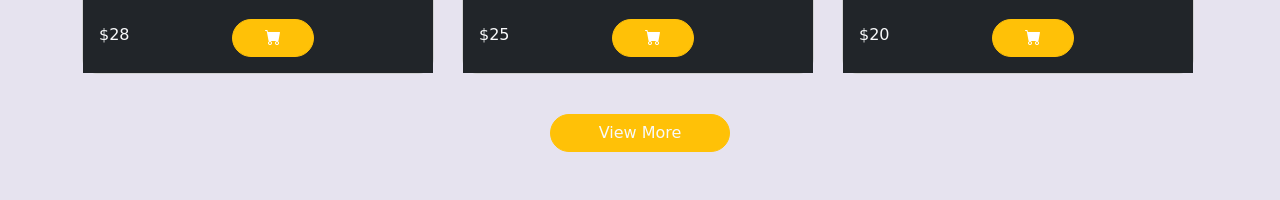
<file: pages/menu.html>
<!DOCTYPE html>
<html>
<head>
     <title>Byte & Bite</title>
    <meta name='viewport' content='width=device-width, initial-scale=1'>
    <link rel="stylesheet" href="../style.css">
    <link rel="stylesheet" href="https://cdn.jsdelivr.net/npm/bootstrap-icons@1.13.1/font/bootstrap-icons.min.css">
    <link href="https://cdn.jsdelivr.net/npm/bootstrap@5.3.8/dist/css/bootstrap.min.css" rel="stylesheet" integrity="sha384-sRIl4kxILFvY47J16cr9ZwB07vP4J8+LH7qKQnuqkuIAvNWLzeN8tE5YBujZqJLB" crossorigin="anonymous">
    <link rel="icon" href="../img/favicon.png">
</head>

<style>
    #icn{
        color: white;
    }
</style>
<body style="background-color: rgb(230, 227, 239);">
       <div class="container-fulid">
      <nav id="na" class="navbar navbar-expand-lg text-center p-4 navbar-dark bg-black">
    <a class="navbar-brand text-light ms-4" href="#"><h3><i id="nme">Byte & Bite</i></h3></a>
    <button class=" navbar-toggler" type="button" data-bs-toggle="collapse" data-bs-target="#navbarSupportedContent" aria-controls="navbarSupportedContent" aria-expanded="false" aria-label="Toggle navigation">
      <span class="navbar-toggler-icon"></span>
    </button>
    <div class="collapse navbar-collapse justify-content-end" id="navbarSupportedContent">
      <ul class="navbar-nav mx-auto">
        <li class="nav-item">
          <a class="nav-link px-3 text-light text-warning" href="../index.html">HOME</a>
        </li>
        <li class="nav-item">
          <a class="nav-link active px-3 text-warning" aria-current="page" href="menu.html">MENU</a>
        </li>
        <li class="nav-item">
          <a class="nav-link text-light px-3 link-warning" href="about.html">ABOUT</a>
        </li>
        <li class="nav-item">
          <a class="nav-link  px-3 text-light text-warning" href="book table.html">BOOK TABLE</a>
        </li>
    </ul>
    <div class="me-5 p-2">
       <i id="icn" class="px-2 bi bi-person-fill"></i> <i id="icn" class="px-2 bi bi-cart-fill"></i> <i id="icn" class="px-2 bi bi-search"></i>
   <button class="btn btn-warning rounded-pill  text-light ms-3"><a class="text-decoration-none text-light" href="login.html">Order Online</button>
    </div>
  </div>
</nav>

      <div class="container mt-5">
      <h2 class="text-center text-dark"><i>Our Menu</i></h2>
      <ul class="nav justify-content-center mt-4 mb-3">
  <li class="nav-item">
    <a class="nav-link active bg-dark rounded-pill px-4 link-light " aria-current="page" href="#">All</a>
  </li>
  <li class="nav-item">
    <a id="colr" class="nav-link link-light px-4 text-dark" href="#">Burger</a>
  </li>
  <li class="nav-item">
    <a id="colr" class="nav-link link-light px-4 text-dark" href="#">Pizza</a>
  </li>
  <li class="nav-item">
    <a id="colr" class="nav-link link-light px-4 text-dark" href="#">Pasta</a>
  </li>
  <li class="nav-item">
    <a id="colr" class="nav-link link-light px-4 text-dark" href="#">Fries</a>
  </li>
</ul>
    </div>
  <div class="container">
    <div class="row">
<!-- row1 -->
      <div class="col-sm-12 col-md-6 col-lg-4 my-3">
      <div class="card rounded-4" style="width:22rem; border-bottom-left-radius: 50px;">
         <div id="pad"> <img id="food" src="../img/f1.png" class="p-5 card-img-top" alt="..."></div>
        <div class="card-body bg-dark text-light">
        <h5 class="card-title">Delicious Pizza</h5>
        <p class="card-text">Some quick example text to build on the card title and make up the bulk of the card’s content.</p>
          <div class="d-flex align-items-center">
            <div>
              <h6>$20</h6>
            </div>
            <div class="mx-auto">
              <button class="px-4 btn btn-warning rounded-5 text-light"><i id="icn" class="px-2 bi bi-cart-fill"></i></button>
            </div> </div>
        </div>
        </div>
        </div>

        
        <div class="col-sm-12 col-md-6 col-lg-4 my-3">
      <div class="card rounded-4" style="width:22rem; border-bottom-left-radius: 50px;">
        <div id="pad"> <img id="food" src="../img/f2.png" class="p-5 card-img-top" alt="..."></div>
        <div class="card-body bg-dark text-light">
        <h5 class="card-title">Delicious Burger</h5>
        <p class="card-text">Some quick example text to build on the card title and make up the bulk of the card’s content.</p>
          <div class="d-flex align-items-center">
            <div>
              <h6>$10</h6>
            </div>
            <div class="mx-auto">
              <button class="px-4 btn btn-warning rounded-5 text-light"><i id="icn" class="px-2 bi bi-cart-fill"></i></button>
            </div> </div>
        </div>
        </div>
        </div>

        <div class="col-sm-12 col-md-6 col-lg-4 my-3 ">
      <div class="card rounded-4" style="width:22rem; border-bottom-left-radius: 50px;">
         <div id="pad"> <img id="food" src="../img/f3.png" class="p-5 card-img-top" alt="..."></div>
        <div class="card-body bg-dark text-light">
        <h5 class="card-title">Delicious Pizza</h5>
        <p class="card-text">Some quick example text to build on the card title and make up the bulk of the card’s content.</p>
          <div class="d-flex align-items-center">
            <div>
              <h6>$15</h6>
            </div>
            <div class="mx-auto">
              <button class="px-4 btn btn-warning rounded-5 text-light"><i id="icn" class="px-2 bi bi-cart-fill"></i></button>
            </div> </div>
        </div>
        </div>
        </div>
    </div>

    <div class="row">
<!-- row2 -->
      <div class="col-sm-12 col-md-6 col-lg-4 my-3 ">
      <div class="card rounded-4" style="width:22rem; border-bottom-left-radius: 50px;">
        <div id="pad"> <img id="food" src="../img/f4.png" class="p-5 card-img-top" alt="..."></div>
        <div class="card-body bg-dark text-light">
        <h5 class="card-title">Delicious Pasta</h5>
        <p class="card-text">Some quick example text to build on the card title and make up the bulk of the card’s content.</p>
          <div id="pad" class="d-flex align-items-center">
            <div>
              <h6>$30</h6>
            </div>
            <div class="mx-auto">
              <button class="px-4 btn btn-warning rounded-5 text-light"><i id="icn" class="px-2 bi bi-cart-fill"></i></button>
            </div> </div>
        </div>
        </div>
        </div>

        <div class="col-sm-12 col-md-6 col-lg-4 my-3 ">
      <div class="card rounded-4" style="width:22rem; border-bottom-left-radius: 50px;">
         <div id="pad"> <img id="food" src="../img/f5.png" class="p-5 card-img-top" alt="..."></div>
        <div class="card-body bg-dark text-light">
        <h5 class="card-title">Delicious French Fries</h5>
        <p class="card-text">Some quick example text to build on the card title and make up the bulk of the card’s content.</p>
          <div class="d-flex align-items-center">
            <div>
              <h6>$10</h6>
            </div>
            <div class="mx-auto">
              <button class="px-4 btn btn-warning rounded-5 text-light"><i id="icn" class="px-2 bi bi-cart-fill"></i></button>
            </div> </div>
        </div>
        </div>
        </div>

        <div class="col-sm-12 col-md-6 col-lg-4 my-3 ">
      <div class="card rounded-4" style="width:22rem; border-bottom-left-radius: 50px;">
         <div id="pad"> <img id="food" src="../img/f6.png" class="p-5 card-img-top" alt="..."></div>
        <div class="card-body bg-dark text-light">
        <h5 class="card-title">Delicious Pizza</h5>
        <p class="card-text">Some quick example text to build on the card title and make up the bulk of the card’s content.</p>
          <div class="d-flex align-items-center">
            <div>
              <h6>$25</h6>
            </div>
            <div class="mx-auto">
              <button class="px-4 btn btn-warning rounded-5 text-light"><i id="icn" class="px-2 bi bi-cart-fill"></i></button>
            </div> </div>
        </div>
        </div>
        </div>
    </div>   
    
    <div class="row">
<!-- row3 -->
      <div class="col-sm-12 col-md-6 col-lg-4 my-3 ">
      <div  class="card rounded-4" style="width:22rem; border-bottom-left-radius: 50px;">
         <div id="pad"> <img id="food" src="../img/f8.png" class="p-5 card-img-top" alt="..."></div>
        <div class="card-body bg-dark text-light">
        <h5 class="card-title">Delicious Burger</h5>
        <p class="card-text">Some quick example text to build on the card title and make up the bulk of the card’s content.</p>
          <div class="d-flex align-items-center">
            <div>
              <h6>$28</h6>
            </div>
            <div class="mx-auto">
              <button class="px-4 btn btn-warning rounded-5 text-light"><i id="icn" class="px-2 bi bi-cart-fill"></i></button>
            </div> </div>
        </div>
        </div>
        </div>


      <div class="col-sm-12 col-md-6 col-lg-4 my-3 ">
      <div class="card rounded-4" style="width:22rem;  border-bottom-left-radius: 50px;">
         <div id="pad"> <img id="food" src="../img/f9.png" class="p-5 card-img-top" alt="..."></div>
        <div class="card-body bg-dark text-light">
        <h5 class="card-title">Delicious Cheesy Pasta</h5>
        <p class="card-text">Some quick example text to build on the card title and make up the bulk of the card’s content.</p>
          <div class="d-flex align-items-center">
            <div>
              <h6>$25</h6>
            </div>
            <div class="mx-auto">
              <button class="px-4 btn btn-warning rounded-5 text-light"><i id="icn" class="px-2 bi bi-cart-fill"></i></button>
            </div> </div>
        </div>
        </div>
        </div>

      <div class="col-sm-12 col-md-6 col-lg-4 my-3">
      <div class="card rounded-4" style="width:22rem; border-bottom-left-radius: 50px;">
       <div id="pad"> <img id="food" src="../img/f.png" class="p-5 card-img-top" alt="..."></div>
        <div class="card-body bg-dark text-light">
        <h5 class="card-title">Delicious Burger</h5>
        <p class="card-text">Some quick example text to build on the card title and make up the bulk of the card’s content.</p>
          <div class="d-flex align-items-center">
            <div>
              <h6>$20</h6>
            </div>
            <div class="mx-auto">
              <button class="px-4 btn btn-warning rounded-5 text-light"><i id="icn" class="px-2 bi bi-cart-fill"></i></button>
            </div> </div>
        </div>
        </div>
        </div>
  </div>
  </div>

       <!-- <div class="container ps-4 ms-5 mt-4">
        <button class="btn btn-secondary  text-light px-2"><a class="text-decoration-none text-light" href="index.html">Back <i class="bi bi-backspace"></i></a></button>
      </div> -->
  
      <div class="d-flex justify-content-center mt-4 mb-5">
        <button class="btn btn-warning rounded-pill text-light px-5">View More</button>
      </div>
</div>

<script src="https://cdn.jsdelivr.net/npm/bootstrap@5.3.8/dist/js/bootstrap.bundle.min.js" integrity="sha384-FKyoEForCGlyvwx9Hj09JcYn3nv7wiPVlz7YYwJrWVcXK/BmnVDxM+D2scQbITxI" crossorigin="anonymous"></script>
</body>
</html>
</file>
<file: style.css>
#back{
    background-image: url(img/hero-bg.jpg);
    background-size:cover;
    background-repeat: no-repeat;
    height:660px;
    color: white;
}
#nme{
    font-family:Cambria, Cochin, Georgia, Times, 'Times New Roman', serif;
    font-weight: bolder;
}
#na{
    backdrop-filter: blur(50px);
}
#icn:hover{
    color: rgb(252, 191, 7);
    transition: 0.2s ease-in-out;
}
#showppp:hover{
    cursor: pointer;
    transition: 0.2s ease-in-out;
    padding: 1.5px;
}
#colr:hover{
    background-color: black;
    color: white;
    border-radius: 20px;
    transition: 0.2s ease-in-out;
}
#food{
    width: 350px;
    height: 250px;
}
#pad{
   overflow: hidden;
    transition: 0.3s ease, filter 0.4s ease;
}
#pad:hover{
    transform: scale(1.15);
    filter: brightness(1.1);
}
#padd{
    overflow: hidden;
    transition: 0.3s ease, filter 0.3s ease;
}
#padd:hover{
    transform: scale(0.90);
    filter: brightness(1);
}
</file>
